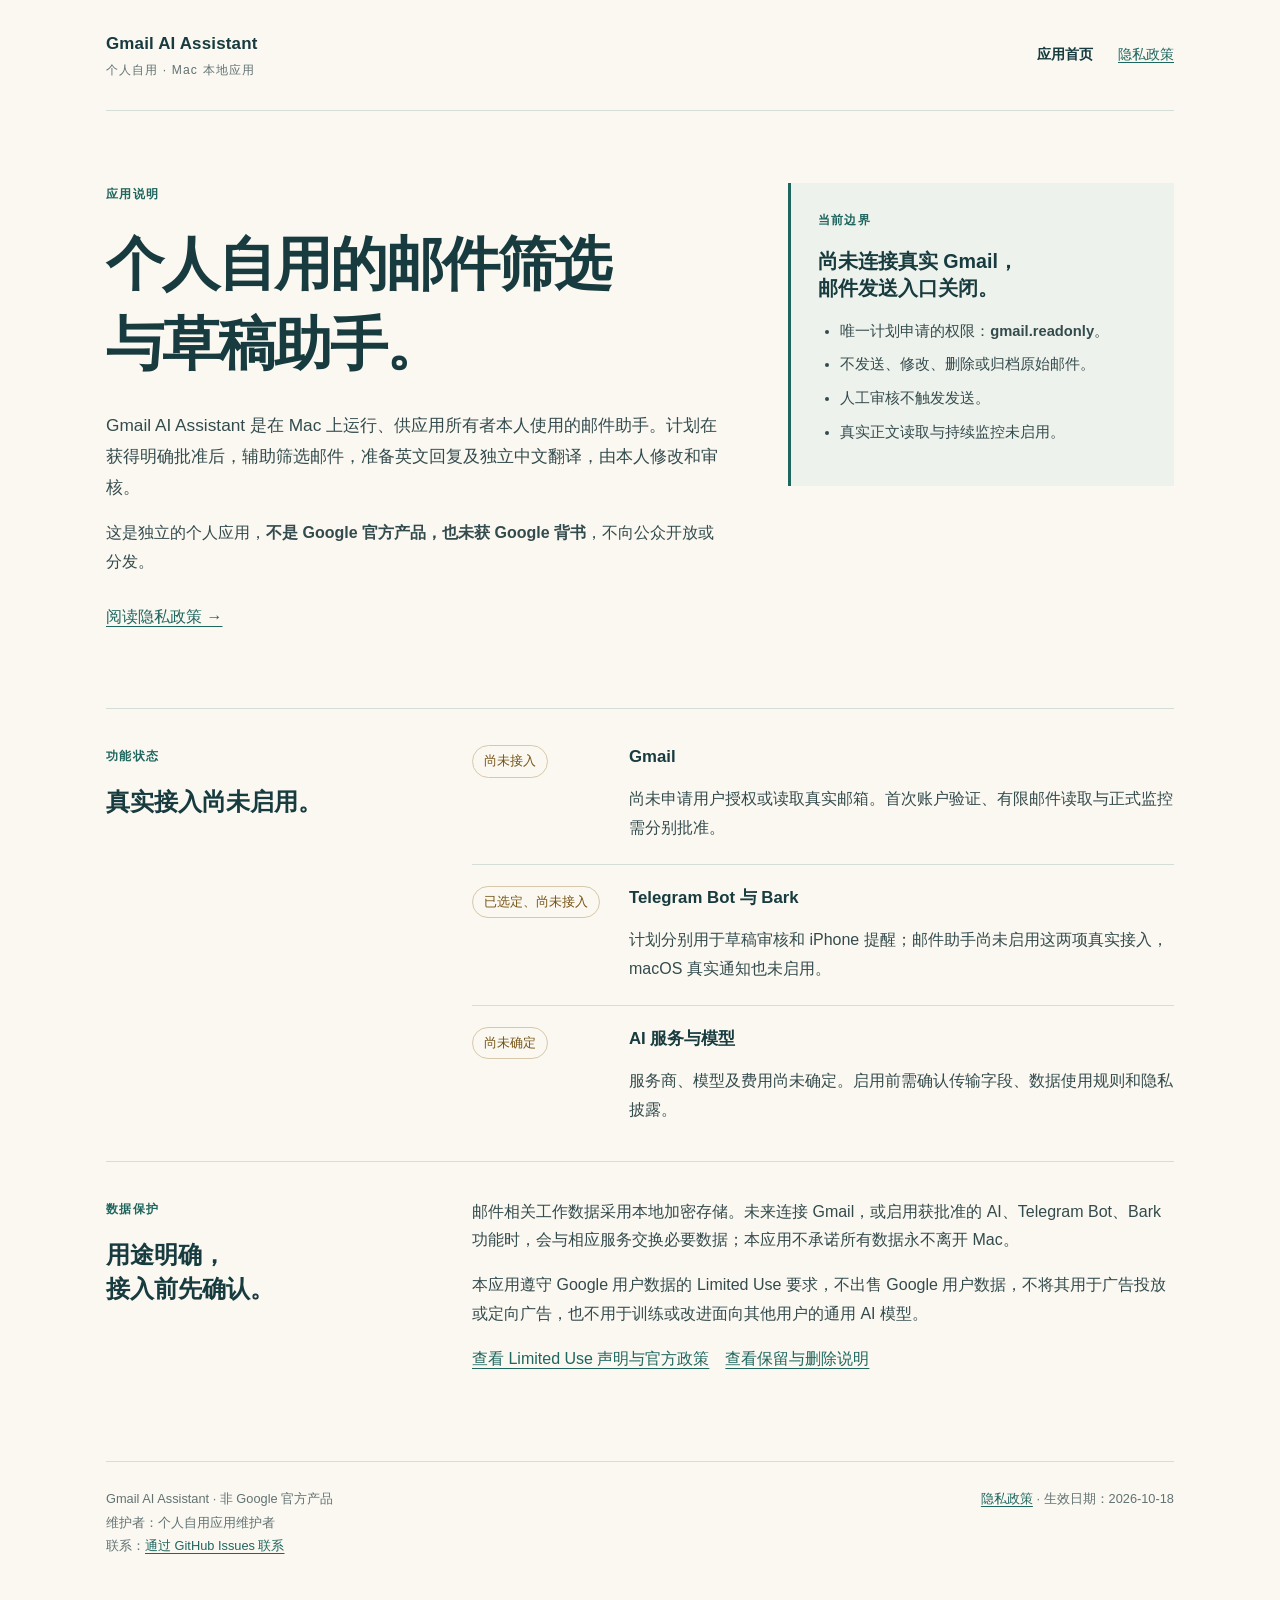
<file: index.html>
<!doctype html>
<html lang="zh-CN">
<head>
  <meta charset="utf-8"><meta name="viewport" content="width=device-width,initial-scale=1">
  <meta name="referrer" content="no-referrer">
  <meta http-equiv="Content-Security-Policy" content="default-src 'none'; style-src 'self'; img-src 'self'; connect-src 'none'; base-uri 'none'; form-action 'none'; object-src 'none'">
  <meta name="description" content="Gmail AI Assistant 是个人自用的 Mac 本地邮件助手。了解当前功能状态、只读访问边界及隐私政策。">
  <title>Gmail AI Assistant · 个人自用邮件助手</title><link rel="canonical" href="https://wkk8800-commits.github.io/"><link rel="stylesheet" href="styles.css">
</head>
<body>
<a class="skip" href="#main">跳到正文</a>
<div class="shell">
  <header class="topbar"><a class="brand" href="index.html">Gmail AI Assistant<small>个人自用 · Mac 本地应用</small></a><nav aria-label="主要导航"><a href="index.html" aria-current="page">应用首页</a><a href="privacy.html">隐私政策</a></nav></header>
  <main id="main">
    <section class="hero" aria-labelledby="intro-title">
      <div><p class="eyebrow">应用说明</p><h1 id="intro-title">个人自用的邮件筛选<br>与草稿助手。</h1><p class="lead">Gmail AI Assistant 是在 Mac 上运行、供应用所有者本人使用的邮件助手。计划在获得明确批准后，辅助筛选邮件，准备英文回复及独立中文翻译，由本人修改和审核。</p><p>这是独立的个人应用，<strong>不是 Google 官方产品，也未获 Google 背书</strong>，不向公众开放或分发。</p><p class="link-row"><a href="privacy.html">阅读隐私政策 →</a></p></div>
      <aside class="note" aria-label="当前安全边界"><p class="label">当前边界</p><h2>尚未连接真实 Gmail，<br>邮件发送入口关闭。</h2><ul><li>唯一计划申请的权限：<strong>gmail.readonly</strong>。</li><li>不发送、修改、删除或归档原始邮件。</li><li>人工审核不触发发送。</li><li>真实正文读取与持续监控未启用。</li></ul></aside>
    </section>
    <section class="section split" aria-labelledby="status-title"><div><p class="eyebrow">功能状态</p><h2 id="status-title">真实接入尚未启用。</h2></div><div>
      <div class="status-line"><span class="badge wait">尚未接入</span><div><h3>Gmail</h3><p>尚未申请用户授权或读取真实邮箱。首次账户验证、有限邮件读取与正式监控需分别批准。</p></div></div>
      <div class="status-line"><span class="badge wait">已选定、尚未接入</span><div><h3>Telegram Bot 与 Bark</h3><p>计划分别用于草稿审核和 iPhone 提醒；邮件助手尚未启用这两项真实接入，macOS 真实通知也未启用。</p></div></div>
      <div class="status-line"><span class="badge wait">尚未确定</span><div><h3>AI 服务与模型</h3><p>服务商、模型及费用尚未确定。启用前需确认传输字段、数据使用规则和隐私披露。</p></div></div>
    </div></section>
    <section class="section split" aria-labelledby="data-title"><div><p class="eyebrow">数据保护</p><h2 id="data-title">用途明确，<br>接入前先确认。</h2></div><div><p>邮件相关工作数据采用本地加密存储。未来连接 Gmail，或启用获批准的 AI、Telegram Bot、Bark 功能时，会与相应服务交换必要数据；本应用不承诺所有数据永不离开 Mac。</p><p>本应用遵守 Google 用户数据的 Limited Use 要求，不出售 Google 用户数据，不将其用于广告投放或定向广告，也不用于训练或改进面向其他用户的通用 AI 模型。</p><p><a href="privacy.html#limited-use">查看 Limited Use 声明与官方政策</a>　<a href="privacy.html#deletion">查看保留与删除说明</a></p></div></section>
  </main>
  <footer class="footer"><p>Gmail AI Assistant · 非 Google 官方产品<br>维护者：个人自用应用维护者<br>联系：<a href="https://github.com/wkk8800-commits/wkk8800-commits.github.io/issues">通过 GitHub Issues 联系</a></p><p><a href="privacy.html">隐私政策</a> · 生效日期：2026-10-18</p></footer>
</div>
</body></html>
</file>
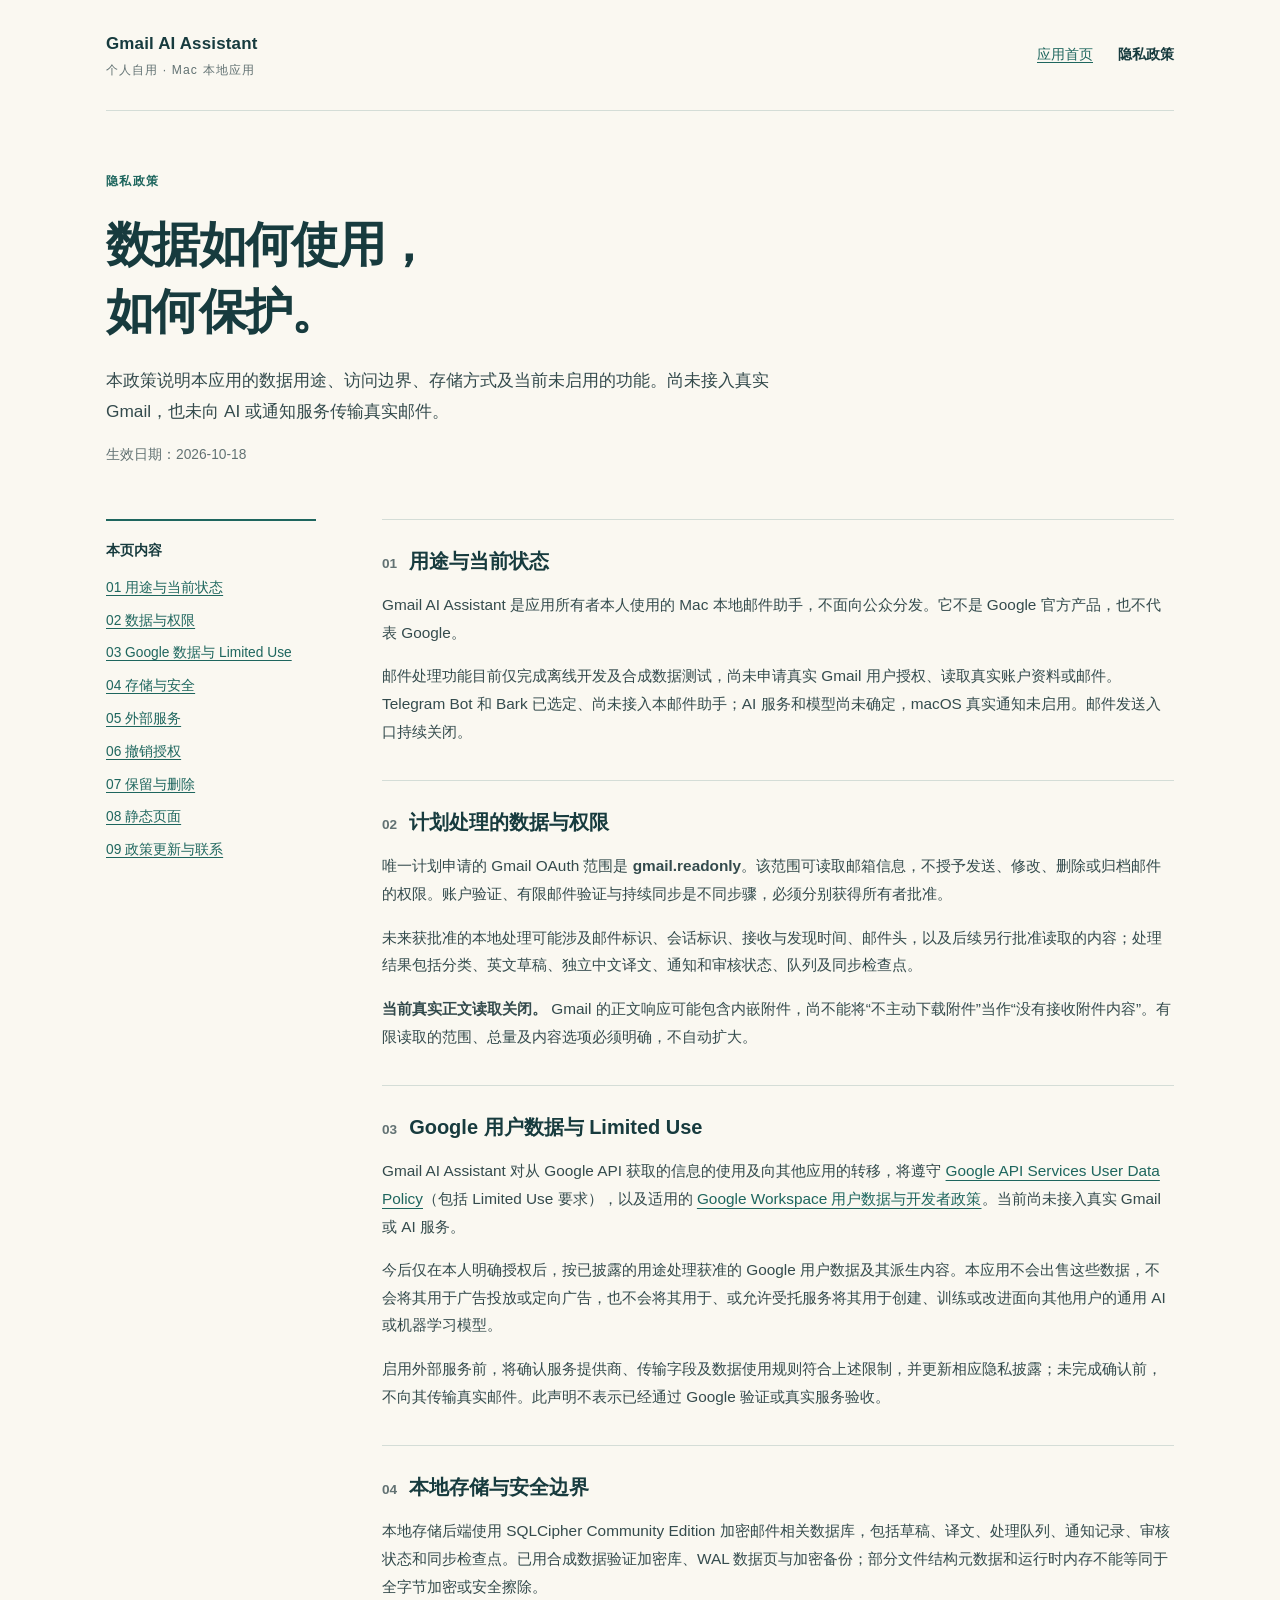
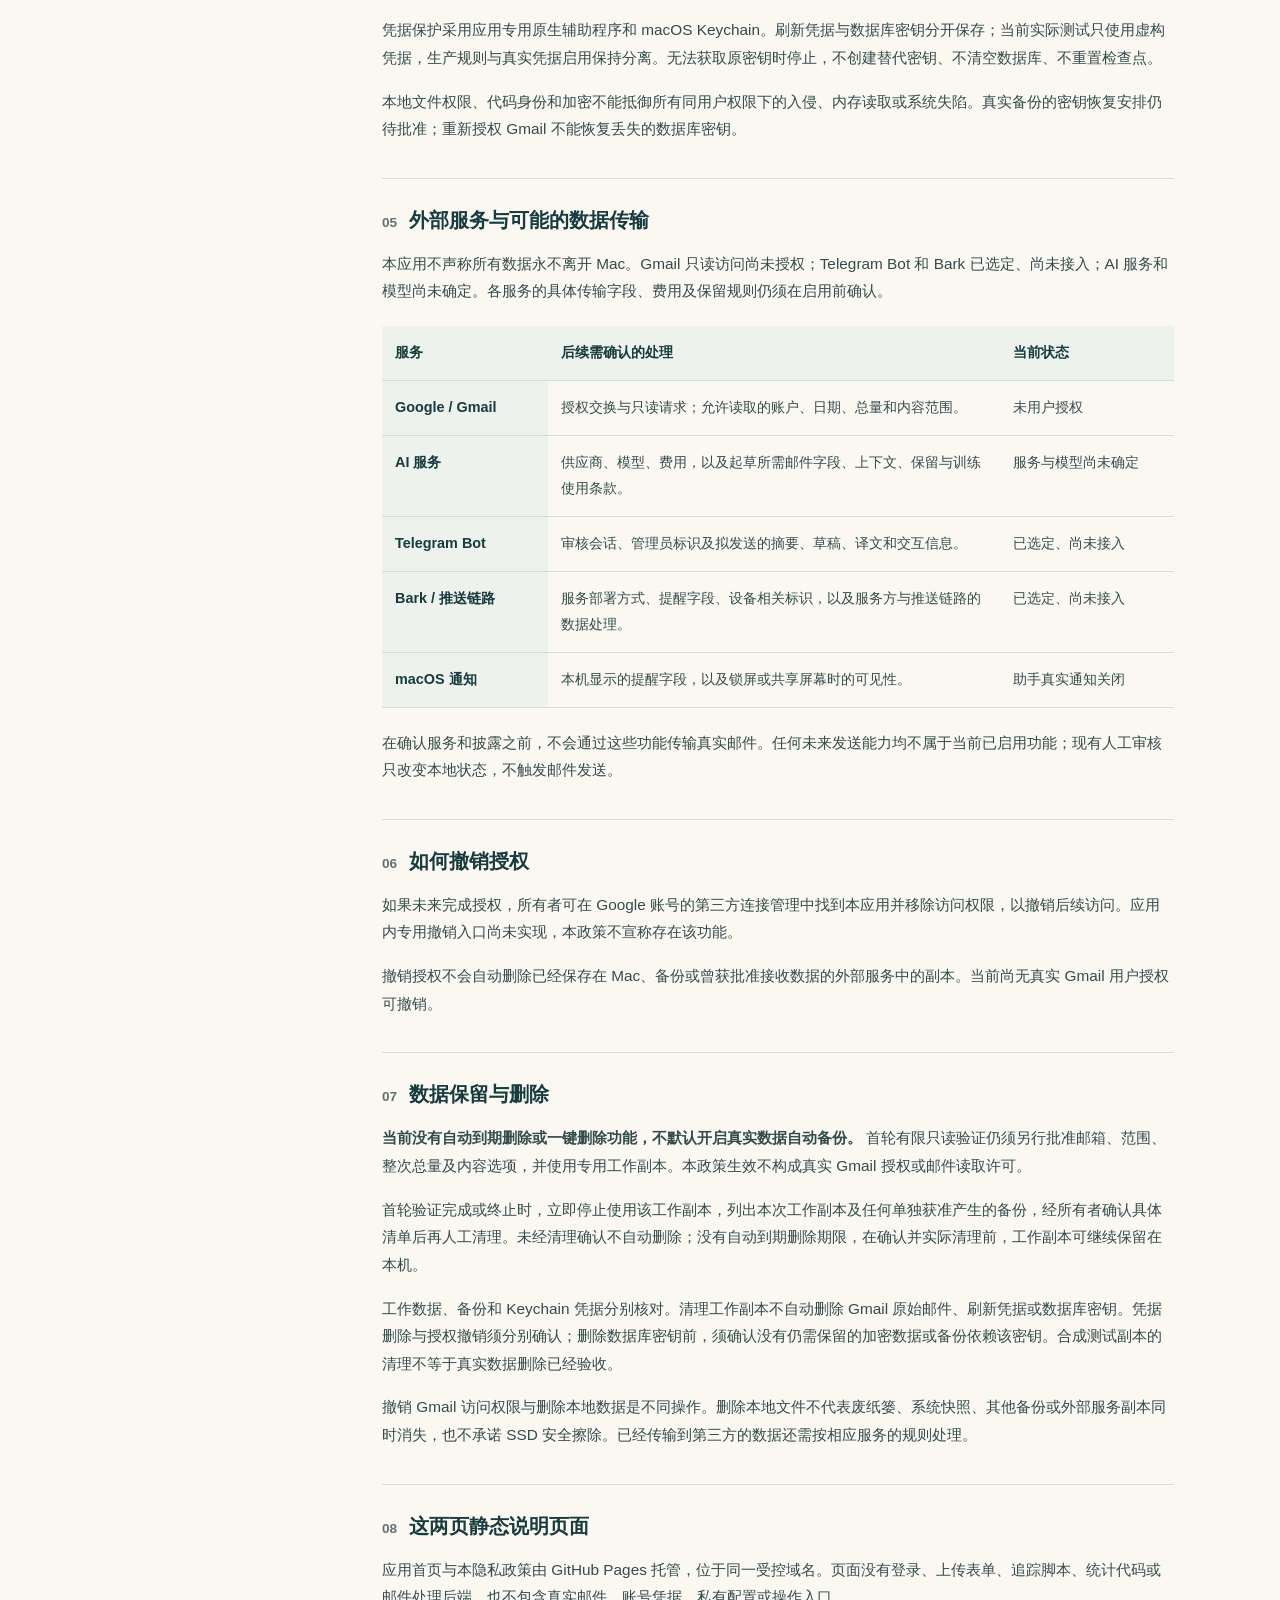
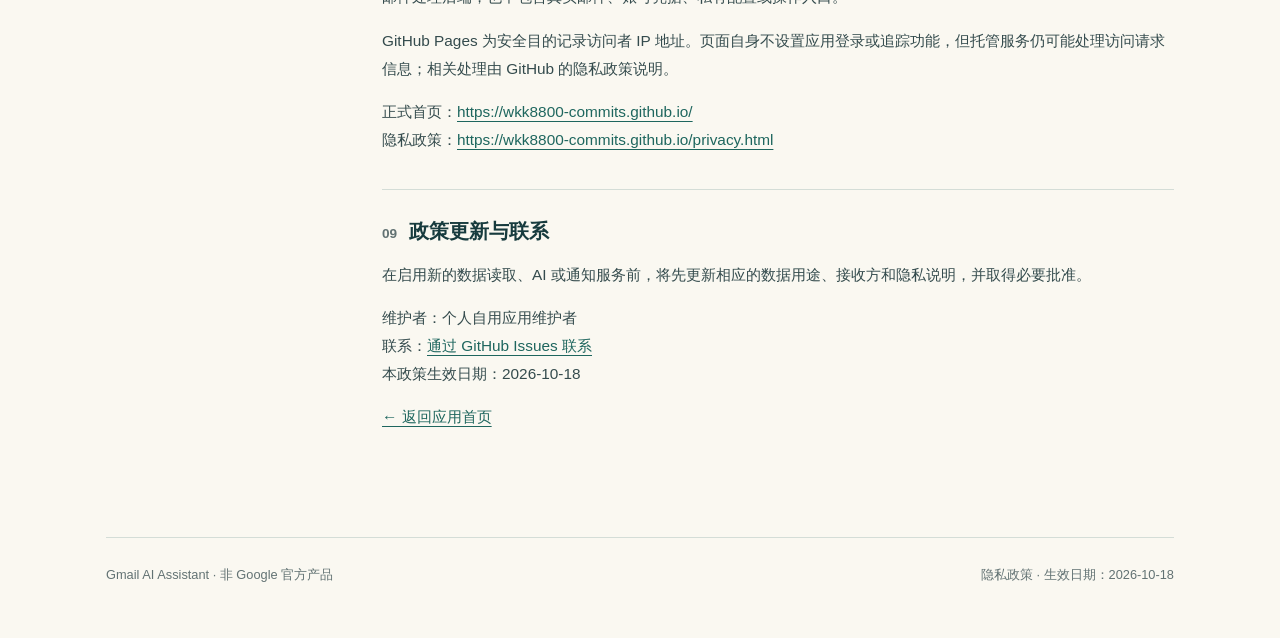
<file: privacy.html>
<!doctype html>
<html lang="zh-CN">
<head>
  <meta charset="utf-8"><meta name="viewport" content="width=device-width,initial-scale=1">
  <meta name="referrer" content="no-referrer">
  <meta http-equiv="Content-Security-Policy" content="default-src 'none'; style-src 'self'; img-src 'self'; connect-src 'none'; base-uri 'none'; form-action 'none'; object-src 'none'">
  <meta name="description" content="Gmail AI Assistant 隐私政策：个人自用、只读访问、本地加密、Limited Use，以及数据保留和删除规则。">
  <title>隐私政策 · Gmail AI Assistant</title><link rel="canonical" href="https://wkk8800-commits.github.io/privacy.html"><link rel="stylesheet" href="styles.css">
</head>
<body>
<a class="skip" href="#main">跳到正文</a>
<div class="shell">
  <header class="topbar"><a class="brand" href="index.html">Gmail AI Assistant<small>个人自用 · Mac 本地应用</small></a><nav aria-label="主要导航"><a href="index.html">应用首页</a><a href="privacy.html" aria-current="page">隐私政策</a></nav></header>
  <main id="main">
    <div class="policy-header"><p class="eyebrow">隐私政策</p><h1>数据如何使用，<br>如何保护。</h1><p class="lead">本政策说明本应用的数据用途、访问边界、存储方式及当前未启用的功能。尚未接入真实 Gmail，也未向 AI 或通知服务传输真实邮件。</p><p class="small">生效日期：2026-10-18</p></div>
    <div class="policy-layout">
      <nav class="toc" aria-label="隐私政策目录"><strong>本页内容</strong><a href="#purpose">01 用途与当前状态</a><a href="#data">02 数据与权限</a><a href="#limited-use">03 Google 数据与 Limited Use</a><a href="#storage">04 存储与安全</a><a href="#services">05 外部服务</a><a href="#revoke">06 撤销授权</a><a href="#deletion">07 保留与删除</a><a href="#site">08 静态页面</a><a href="#updates">09 政策更新与联系</a></nav>
      <div class="policy-body">
        <section id="purpose"><h2><span>01</span>用途与当前状态</h2><p>Gmail AI Assistant 是应用所有者本人使用的 Mac 本地邮件助手，不面向公众分发。它不是 Google 官方产品，也不代表 Google。</p><p>邮件处理功能目前仅完成离线开发及合成数据测试，尚未申请真实 Gmail 用户授权、读取真实账户资料或邮件。Telegram Bot 和 Bark 已选定、尚未接入本邮件助手；AI 服务和模型尚未确定，macOS 真实通知未启用。邮件发送入口持续关闭。</p></section>
        <section id="data"><h2><span>02</span>计划处理的数据与权限</h2><p>唯一计划申请的 Gmail OAuth 范围是 <strong>gmail.readonly</strong>。该范围可读取邮箱信息，不授予发送、修改、删除或归档邮件的权限。账户验证、有限邮件验证与持续同步是不同步骤，必须分别获得所有者批准。</p><p>未来获批准的本地处理可能涉及邮件标识、会话标识、接收与发现时间、邮件头，以及后续另行批准读取的内容；处理结果包括分类、英文草稿、独立中文译文、通知和审核状态、队列及同步检查点。</p><p><strong>当前真实正文读取关闭。</strong> Gmail 的正文响应可能包含内嵌附件，尚不能将“不主动下载附件”当作“没有接收附件内容”。有限读取的范围、总量及内容选项必须明确，不自动扩大。</p></section>
        <section id="limited-use"><h2><span>03</span>Google 用户数据与 Limited Use</h2><p>Gmail AI Assistant 对从 Google API 获取的信息的使用及向其他应用的转移，将遵守 <a href="https://developers.google.com/terms/api-services-user-data-policy#additional_requirements_for_specific_api_scopes" rel="noreferrer">Google API Services User Data Policy</a>（包括 Limited Use 要求），以及适用的 <a href="https://developers.google.com/workspace/workspace-api-user-data-developer-policy#limited_use_of_user_data" rel="noreferrer">Google Workspace 用户数据与开发者政策</a>。当前尚未接入真实 Gmail 或 AI 服务。</p><p>今后仅在本人明确授权后，按已披露的用途处理获准的 Google 用户数据及其派生内容。本应用不会出售这些数据，不会将其用于广告投放或定向广告，也不会将其用于、或允许受托服务将其用于创建、训练或改进面向其他用户的通用 AI 或机器学习模型。</p><p>启用外部服务前，将确认服务提供商、传输字段及数据使用规则符合上述限制，并更新相应隐私披露；未完成确认前，不向其传输真实邮件。此声明不表示已经通过 Google 验证或真实服务验收。</p></section>
        <section id="storage"><h2><span>04</span>本地存储与安全边界</h2><p>本地存储后端使用 SQLCipher Community Edition 加密邮件相关数据库，包括草稿、译文、处理队列、通知记录、审核状态和同步检查点。已用合成数据验证加密库、WAL 数据页与加密备份；部分文件结构元数据和运行时内存不能等同于全字节加密或安全擦除。</p><p>凭据保护采用应用专用原生辅助程序和 macOS Keychain。刷新凭据与数据库密钥分开保存；当前实际测试只使用虚构凭据，生产规则与真实凭据启用保持分离。无法获取原密钥时停止，不创建替代密钥、不清空数据库、不重置检查点。</p><p>本地文件权限、代码身份和加密不能抵御所有同用户权限下的入侵、内存读取或系统失陷。真实备份的密钥恢复安排仍待批准；重新授权 Gmail 不能恢复丢失的数据库密钥。</p></section>
        <section id="services"><h2><span>05</span>外部服务与可能的数据传输</h2><p>本应用不声称所有数据永不离开 Mac。Gmail 只读访问尚未授权；Telegram Bot 和 Bark 已选定、尚未接入；AI 服务和模型尚未确定。各服务的具体传输字段、费用及保留规则仍须在启用前确认。</p>
          <table class="flow"><thead><tr><th scope="col">服务</th><th scope="col">后续需确认的处理</th><th scope="col">当前状态</th></tr></thead><tbody>
          <tr><th scope="row">Google / Gmail</th><td>授权交换与只读请求；允许读取的账户、日期、总量和内容范围。</td><td>未用户授权</td></tr>
          <tr><th scope="row">AI 服务</th><td>供应商、模型、费用，以及起草所需邮件字段、上下文、保留与训练使用条款。</td><td>服务与模型尚未确定</td></tr>
          <tr><th scope="row">Telegram Bot</th><td>审核会话、管理员标识及拟发送的摘要、草稿、译文和交互信息。</td><td>已选定、尚未接入</td></tr>
          <tr><th scope="row">Bark / 推送链路</th><td>服务部署方式、提醒字段、设备相关标识，以及服务方与推送链路的数据处理。</td><td>已选定、尚未接入</td></tr>
          <tr><th scope="row">macOS 通知</th><td>本机显示的提醒字段，以及锁屏或共享屏幕时的可见性。</td><td>助手真实通知关闭</td></tr>
          </tbody></table><p>在确认服务和披露之前，不会通过这些功能传输真实邮件。任何未来发送能力均不属于当前已启用功能；现有人工审核只改变本地状态，不触发邮件发送。</p></section>
        <section id="revoke"><h2><span>06</span>如何撤销授权</h2><p>如果未来完成授权，所有者可在 Google 账号的第三方连接管理中找到本应用并移除访问权限，以撤销后续访问。应用内专用撤销入口尚未实现，本政策不宣称存在该功能。</p><p>撤销授权不会自动删除已经保存在 Mac、备份或曾获批准接收数据的外部服务中的副本。当前尚无真实 Gmail 用户授权可撤销。</p></section>
        <section id="deletion"><h2><span>07</span>数据保留与删除</h2><p><strong>当前没有自动到期删除或一键删除功能，不默认开启真实数据自动备份。</strong> 首轮有限只读验证仍须另行批准邮箱、范围、整次总量及内容选项，并使用专用工作副本。本政策生效不构成真实 Gmail 授权或邮件读取许可。</p><p>首轮验证完成或终止时，立即停止使用该工作副本，列出本次工作副本及任何单独获准产生的备份，经所有者确认具体清单后再人工清理。未经清理确认不自动删除；没有自动到期删除期限，在确认并实际清理前，工作副本可继续保留在本机。</p><p>工作数据、备份和 Keychain 凭据分别核对。清理工作副本不自动删除 Gmail 原始邮件、刷新凭据或数据库密钥。凭据删除与授权撤销须分别确认；删除数据库密钥前，须确认没有仍需保留的加密数据或备份依赖该密钥。合成测试副本的清理不等于真实数据删除已经验收。</p><p>撤销 Gmail 访问权限与删除本地数据是不同操作。删除本地文件不代表废纸篓、系统快照、其他备份或外部服务副本同时消失，也不承诺 SSD 安全擦除。已经传输到第三方的数据还需按相应服务的规则处理。</p></section>
        <section id="site"><h2><span>08</span>这两页静态说明页面</h2><p>应用首页与本隐私政策由 GitHub Pages 托管，位于同一受控域名。页面没有登录、上传表单、追踪脚本、统计代码或邮件处理后端，也不包含真实邮件、账号凭据、私有配置或操作入口。</p><p>GitHub Pages 为安全目的记录访问者 IP 地址。页面自身不设置应用登录或追踪功能，但托管服务仍可能处理访问请求信息；相关处理由 GitHub 的隐私政策说明。</p><p>正式首页：<a href="https://wkk8800-commits.github.io/">https://wkk8800-commits.github.io/</a><br>隐私政策：<a href="https://wkk8800-commits.github.io/privacy.html">https://wkk8800-commits.github.io/privacy.html</a></p></section>
        <section id="updates"><h2><span>09</span>政策更新与联系</h2><p>在启用新的数据读取、AI 或通知服务前，将先更新相应的数据用途、接收方和隐私说明，并取得必要批准。</p><p>维护者：个人自用应用维护者<br>联系：<a href="https://github.com/wkk8800-commits/wkk8800-commits.github.io/issues">通过 GitHub Issues 联系</a><br>本政策生效日期：2026-10-18</p><p><a href="index.html">← 返回应用首页</a></p></section>
      </div>
    </div>
  </main>
  <footer class="footer"><p>Gmail AI Assistant · 非 Google 官方产品</p><p>隐私政策 · 生效日期：2026-10-18</p></footer>
</div>
</body></html>
</file>
<file: styles.css>
:root{color-scheme:light;--ink:#173b3e;--text:#344b4d;--muted:#627273;--paper:#faf8f1;--line:#d4ddd7;--soft:#eef2ec;--accent:#1e665e;--amber:#775416;--amber-bg:#fff0cf}
*{box-sizing:border-box}html{scroll-behavior:smooth}body{margin:0;background:var(--paper);color:var(--text);font-family:-apple-system,BlinkMacSystemFont,"PingFang SC","Microsoft YaHei",sans-serif;line-height:1.8}a{color:var(--accent);text-underline-offset:.23em}a:hover{text-decoration-thickness:2px}a:focus-visible{outline:3px solid #ac7315;outline-offset:5px}h1,h2,h3,p{margin-top:0}h1,h2,h3{color:var(--ink);line-height:1.4}h1{font-size:clamp(2.05rem,4.7vw,3.6rem);letter-spacing:-.035em;font-weight:650}h2{font-size:1.5rem;margin-bottom:1rem}h3{font-size:1.05rem}p{margin-bottom:1rem}ul,ol{padding-left:1.4rem}li+li{margin-top:.45rem}.shell{max-width:1140px;margin:auto;padding:0 36px}.draft{background:var(--amber-bg);color:var(--amber);font-size:.86rem;padding:12px 0;border-bottom:1px solid #e8d7b3}.draft strong{font-weight:700}.topbar{display:flex;align-items:center;justify-content:space-between;gap:24px;padding:29px 0;border-bottom:1px solid var(--line)}.brand{text-decoration:none;color:var(--ink);font-size:1.06rem;font-weight:700;letter-spacing:.01em}.brand small{display:block;font-weight:400;font-size:.76rem;color:var(--muted);letter-spacing:.09em}.topbar nav{display:flex;gap:25px;font-size:.9rem}.topbar nav a[aria-current=page]{font-weight:700;text-decoration:none;color:var(--ink)}.hero{display:grid;grid-template-columns:1.6fr 1fr;gap:64px;padding:72px 0 60px;align-items:start}.eyebrow{font-size:.78rem;letter-spacing:.12em;color:var(--accent);font-weight:700;margin-bottom:18px}.lead{font-size:1.08rem;max-width:41em}.hero h1{margin-bottom:25px}.note{background:var(--soft);border-left:3px solid var(--accent);padding:26px 27px}.note p:last-child{margin-bottom:0}.note .label{font-size:.78rem;font-weight:700;letter-spacing:.1em;color:var(--accent)}.note h2{font-size:1.23rem;margin:14px 0}.note ul{font-size:.92rem}.small{font-size:.86rem;color:var(--muted)}.link-row{margin-top:26px}.section{padding:36px 0;border-top:1px solid var(--line)}.split{display:grid;grid-template-columns:.8fr 1.8fr;gap:54px}.split h2{max-width:11em}.status-line{display:grid;grid-template-columns:135px 1fr;gap:22px;padding:21px 0;border-bottom:1px solid var(--line)}.status-line:first-child{padding-top:0}.status-line:last-child{border-bottom:0;padding-bottom:0}.status-line p{margin:6px 0 0}.badge{align-self:start;font-size:.79rem;padding:4px 11px;border:1px solid #b7cac1;color:var(--accent);border-radius:30px;white-space:nowrap;width:max-content}.badge.wait{border-color:#d7c8ab;color:var(--amber)}.notice{padding:23px 27px;border:1px solid #d7c8ab;background:#fcf4e4}.notice h2{font-size:1.2rem}.notice ul{margin-bottom:0}.footer{border-top:1px solid var(--line);padding:25px 0 36px;margin-top:36px;font-size:.8rem;color:var(--muted);display:flex;justify-content:space-between;gap:24px}.policy-header{padding:59px 0 35px;max-width:810px}.policy-header h1{font-size:clamp(2rem,4vw,3rem);margin-bottom:20px}.policy-layout{display:grid;grid-template-columns:210px 1fr;gap:66px;align-items:start;padding-bottom:35px}.toc{position:sticky;top:28px;border-top:2px solid var(--accent);padding-top:18px;font-size:.86rem}.toc strong{display:block;color:var(--ink);margin-bottom:12px}.toc a{display:block;margin:8px 0}.policy-body section{scroll-margin-top:24px;border-top:1px solid var(--line);padding-top:27px;margin-bottom:35px}.policy-body h2{font-size:1.25rem}.policy-body h2 span{color:var(--muted);font-size:.85rem;margin-right:12px}.policy-body p,.policy-body li{font-size:.96rem}.flow{width:100%;border-collapse:collapse;font-size:.9rem;margin:21px 0}.flow th,.flow td{text-align:left;vertical-align:top;padding:14px 13px;border-bottom:1px solid var(--line)}.flow th{color:var(--ink);background:var(--soft);font-weight:600}.flow th:first-child,.flow td:first-child{width:21%;padding-left:0}.flow th:first-child{padding-left:13px}.flow th:last-child,.flow td:last-child{width:22%}.pending{background:var(--amber-bg);border-left:3px solid #a57724;padding:17px 21px;color:var(--amber)}.pending strong{display:block;margin-bottom:4px}.muted{color:var(--muted)}.skip{position:absolute;left:-9999px}.skip:focus{left:20px;top:10px;z-index:5;background:white;padding:10px}
@media(max-width:760px){.shell{padding:0 22px}.topbar{padding:23px 0;align-items:flex-start;flex-wrap:wrap;gap:15px}.topbar nav{gap:15px;white-space:nowrap}.brand{font-size:.92rem}.hero{grid-template-columns:1fr;gap:27px;padding:42px 0 35px}.split{grid-template-columns:1fr;gap:7px}.split h2{max-width:none}.section{padding:29px 0}.status-line{grid-template-columns:1fr;gap:8px}.policy-layout{grid-template-columns:1fr;gap:25px}.toc{position:static;display:flex;flex-wrap:wrap;gap:5px 17px}.toc strong{width:100%;margin:0}.toc a{margin:0}.policy-header{padding:40px 0 25px}.flow th,.flow td{padding:11px 8px;font-size:.81rem}.footer{display:block}.footer p{margin-bottom:9px}}
@media(prefers-reduced-motion:reduce){html{scroll-behavior:auto}}
@media print{.toc,.topbar nav{display:none}.shell{max-width:none}.policy-layout{display:block}.draft{border:2px solid #775416}.hero{padding:28px 0}.note,.notice,.pending{break-inside:avoid}body{background:white}.footer{margin-top:12px}}
</file>
